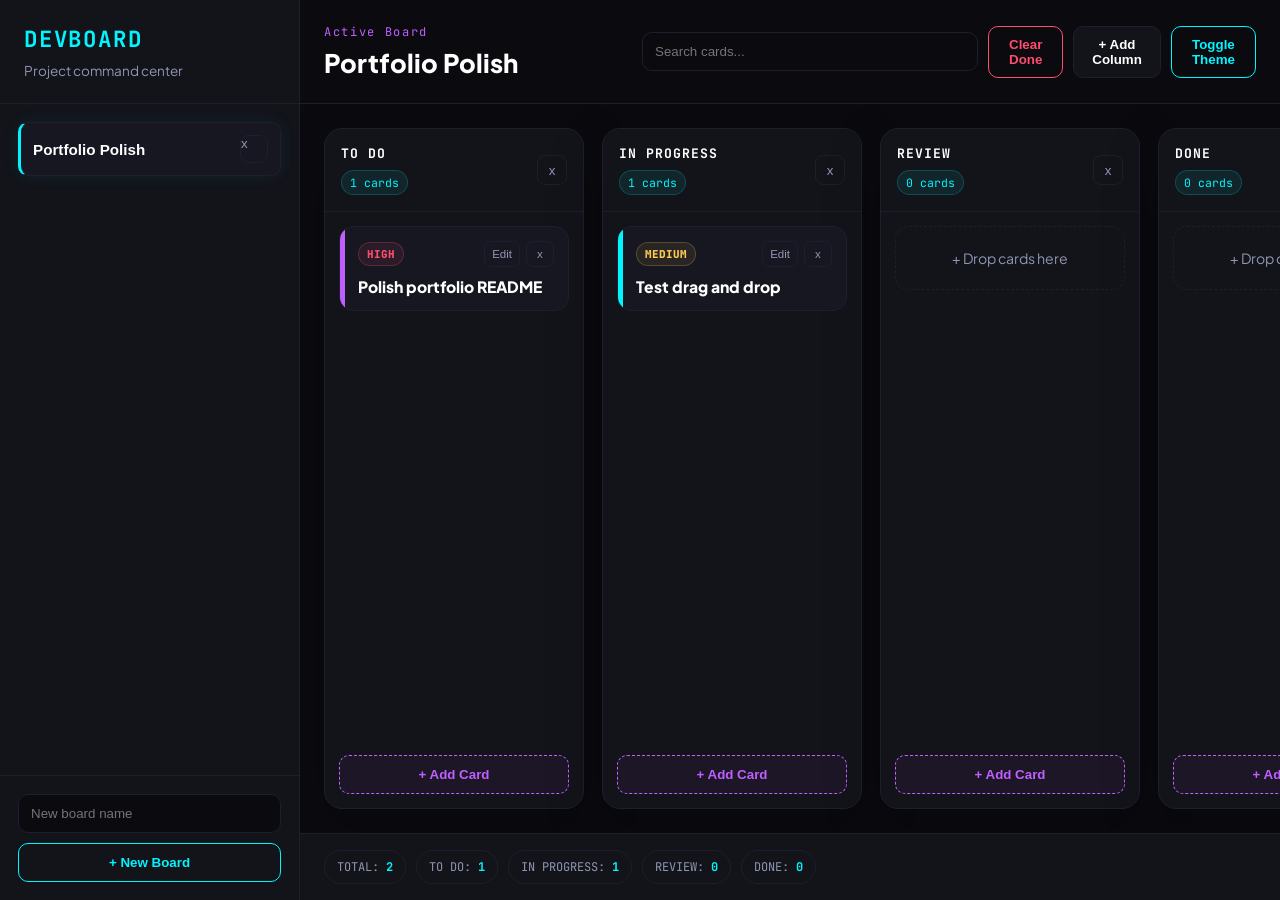
<file: index.html>
<!doctype html>
<html lang="en">
  <head>
    <meta charset="UTF-8" />
    <meta name="viewport" content="width=device-width, initial-scale=1.0" />
    <meta
      name="description"
      content="A responsive vanilla JavaScript Kanban board with cards, custom columns, search, stats, drag-and-drop, and local saves."
    />

    <title>DevBoard | Vanilla JS Kanban Board with Drag-and-Drop</title>
    <link rel="icon" type="image/svg+xml" href="assets/favicon.svg" />

    <link rel="canonical" href="https://fazal305.github.io/devboard/" />

    <meta property="og:type" content="website" />
    <meta property="og:url" content="https://fazal305.github.io/devboard/" />
    <meta property="og:title" content="DevBoard" />
    <meta
      property="og:description"
      content="A responsive vanilla JavaScript Kanban board with cards, columns, drag-and-drop, search, stats, themes, and local saves."
    />
    <meta name="twitter:card" content="summary_large_image" />
    <meta name="twitter:title" content="DevBoard" />
    <meta
      name="twitter:description"
      content="A responsive vanilla JavaScript Kanban board with cards, columns, drag-and-drop, search, stats, themes, and local saves."
    />

    <link rel="preconnect" href="https://fonts.googleapis.com" />
    <link rel="preconnect" href="https://fonts.gstatic.com" crossorigin />
    <link
      href="https://fonts.googleapis.com/css2?family=Plus+Jakarta+Sans:wght@400;500;600;700;800&family=JetBrains+Mono:wght@400;500;700&display=swap"
      rel="stylesheet"
    />
    <link rel="stylesheet" href="devboard-styles.css" />
  </head>
  <body>
    <div class="app-layout">
      <aside class="sidebar">
        <div class="sidebar-header">
          <h1>DEVBOARD</h1>
          <p>Project command center</p>
        </div>

        <div id="boardList" class="board-list" aria-label="Boards"></div>

        <div class="sidebar-footer">
          <label class="sr-only" for="newBoardInput">New board name</label>
          <input
            id="newBoardInput"
            class="new-board-input"
            type="text"
            placeholder="New board name"
          />
          <button id="newBoardBtn" class="new-board-btn" type="button">
            + New Board
          </button>
        </div>
      </aside>

      <main class="main-content">
        <header class="top-bar">
          <div>
            <p class="eyebrow">Active Board</p>
            <h2 id="activeBoardTitle">Project Board</h2>
          </div>

          <div class="top-actions">
            <label class="sr-only" for="searchInput">Search cards</label>
            <input
              id="searchInput"
              class="search-input"
              type="search"
              placeholder="Search cards..."
            />
            <button id="clearDoneBtn" class="danger-btn" type="button">
              Clear Done
            </button>
            <button id="addColumnBtn" class="secondary-btn" type="button">
              + Add Column
            </button>
            <button id="themeToggleBtn" class="theme-btn" type="button">
              Toggle Theme
            </button>
          </div>
        </header>

        <section
          id="boardContainer"
          class="board-container"
          aria-label="Kanban board"
        ></section>
        <section
          id="statsBar"
          class="stats-bar"
          aria-label="Board stats"
        ></section>
      </main>
    </div>

    <script src="devboard-script.js"></script>
  </body>
</html>
</file>
<file: devboard-styles.css>
:root {
  --bg: #0a0a0f;
  --surface: #13131a;
  --surface-soft: #171722;
  --border: #1e1e2e;
  --text: #ffffff;
  --muted: #8f96b2;
  --accent-cyan: #00f5ff;
  --accent-purple: #bf5fff;
  --danger: #ff4d6d;
  --low: #39ff88;
  --medium: #ffcc4d;
  --high: #ff4d6d;
}

html.light-theme {
  --bg: #f5f7fb;
  --surface: #ffffff;
  --surface-soft: #eef1f8;
  --border: #d8dbe5;
  --text: #121212;
  --muted: #6d7285;
  --accent-cyan: #0099aa;
  --accent-purple: #8a3cff;
  --danger: #d9274c;
  --low: #178b4b;
  --medium: #b77900;
  --high: #d9274c;
}

* {
  margin: 0;
  padding: 0;
  box-sizing: border-box;
}

.sr-only {
  position: absolute;
  width: 1px;
  height: 1px;
  padding: 0;
  margin: -1px;
  overflow: hidden;
  clip: rect(0, 0, 0, 0);
  white-space: nowrap;
  border: 0;
}

body {
  min-height: 100vh;
  background: var(--bg);
  color: var(--text);
  font-family: "Plus Jakarta Sans", sans-serif;
}

.app-layout {
  display: flex;
  min-height: 100vh;
}

.sidebar {
  width: 300px;
  background: var(--surface);
  border-right: 1px solid var(--border);
  display: flex;
  flex-direction: column;
}

.sidebar-header {
  padding: 24px;
  border-bottom: 1px solid var(--border);
}

.sidebar-header h1 {
  margin: 0;
  color: var(--accent-cyan);
  font-family: "JetBrains Mono", monospace;
  font-size: 1.4rem;
  letter-spacing: 0.08em;
}

.sidebar-header p {
  margin-top: 8px;
  margin-bottom: 0;
  color: var(--muted);
  font-size: 0.85rem;
}

.board-list {
  flex: 1;
  padding: 18px;
  display: flex;
  flex-direction: column;
  gap: 10px;
}

.board-item {
  width: 100%;
  display: flex;
  align-items: center;
  justify-content: space-between;
  gap: 10px;
  padding: 12px;
  background: transparent;
  color: var(--muted);
  border: 1px solid transparent;
  border-left: 3px solid transparent;
  border-radius: 10px;
  text-align: left;
  cursor: pointer;
  transition: 0.2s ease;
}

.board-item:hover,
.board-item.active {
  background: var(--surface-soft);
  color: var(--text);
}

.board-item.active {
  border-color: var(--border);
  border-left-color: var(--accent-cyan);
  box-shadow: 0 0 18px rgba(0, 245, 255, 0.08);
}

.board-name {
  flex: 1;
  font-size: 0.95rem;
  font-weight: 600;
}

.delete-board-btn,
.delete-column-btn,
.card-action-btn {
  border: 1px solid var(--border);
  background: transparent;
  color: var(--muted);
  cursor: pointer;
}

.delete-board-btn {
  width: 28px;
  height: 28px;
  border-radius: 8px;
}

.delete-column-btn {
  width: 30px;
  height: 30px;
  border-radius: 8px;
}

.card-action-btn {
  min-width: 28px;
  height: 26px;
  padding: 0 7px;
  border-radius: 7px;
  font-size: 0.72rem;
}

.delete-board-btn:hover,
.delete-column-btn:hover,
.card-delete-btn:hover {
  color: var(--danger);
  border-color: var(--danger);
}

.sidebar-footer {
  padding: 18px;
  border-top: 1px solid var(--border);
}

.new-board-input,
.search-input,
.card-form input,
.card-form textarea,
.card-form select {
  width: 100%;
  padding: 11px 12px;
  background: var(--bg);
  color: var(--text);
  border: 1px solid var(--border);
  border-radius: 10px;
  outline: none;
}

.new-board-input:focus,
.search-input:focus,
.card-form input:focus,
.card-form textarea:focus,
.card-form select:focus {
  border-color: var(--accent-cyan);
  box-shadow: 0 0 14px rgba(0, 245, 255, 0.15);
}

.search-input {
  min-width: 220px;
}

.card-form textarea {
  min-height: 90px;
  resize: vertical;
}

.new-board-btn,
.secondary-btn,
.theme-btn,
.danger-btn,
.add-card-btn,
.form-save-btn,
.form-cancel-btn {
  border-radius: 10px;
  font-weight: 700;
  cursor: pointer;
  transition: 0.2s ease;
}

.new-board-btn {
  width: 100%;
  margin-top: 10px;
  padding: 11px 14px;
  border: 1px solid var(--accent-cyan);
  background: transparent;
  color: var(--accent-cyan);
}

.main-content {
  min-width: 0;
  flex: 1;
  display: flex;
  flex-direction: column;
}

.top-bar {
  display: flex;
  justify-content: space-between;
  align-items: center;
  gap: 18px;
  padding: 24px;
  border-bottom: 1px solid var(--border);
}

.eyebrow {
  margin-bottom: 6px;
  color: var(--accent-purple);
  font-family: "JetBrains Mono", monospace;
  font-size: 0.75rem;
  letter-spacing: 0.14em;
}

.top-bar h2 {
  margin: 0;
  font-size: 1.6rem;
  font-weight: 800;
}

.top-actions {
  display: flex;
  align-items: center;
  gap: 10px;
}

.theme-btn {
  border: 1px solid var(--accent-cyan);
  background: transparent;
  color: var(--accent-cyan);
  padding: 10px 18px;
}

.secondary-btn {
  border: 1px solid var(--border);
  background: var(--surface);
  color: var(--text);
  padding: 10px 18px;
}

.danger-btn {
  border: 1px solid var(--danger);
  background: transparent;
  color: var(--danger);
  padding: 10px 18px;
}

.new-board-btn:hover,
.theme-btn:hover,
.secondary-btn:hover {
  box-shadow: 0 0 15px rgba(0, 245, 255, 0.35);
}

.danger-btn:hover {
  box-shadow: 0 0 15px rgba(255, 77, 109, 0.28);
}

.board-container {
  flex: 1;
  padding: 24px;
  display: grid;
  grid-template-columns: repeat(4, minmax(260px, 1fr));
  gap: 18px;
  overflow-x: auto;
}

.board-column {
  min-height: 420px;
  background: var(--surface);
  border: 1px solid var(--border);
  border-radius: 18px;
  display: flex;
  flex-direction: column;
  box-shadow: 0 20px 60px rgba(0, 0, 0, 0.18);
  transition: 0.2s ease;
}

.board-column.drag-over {
  border: 1px dashed var(--accent-cyan);
  box-shadow: 0 0 24px rgba(0, 245, 255, 0.18);
}

.column-header {
  padding: 16px;
  display: flex;
  align-items: center;
  justify-content: space-between;
  gap: 10px;
  border-bottom: 1px solid var(--border);
}

.column-title {
  margin: 0;
  color: var(--text);
  font-family: "JetBrains Mono", monospace;
  font-size: 0.82rem;
  font-weight: 700;
  letter-spacing: 0.08em;
  text-transform: uppercase;
}

.column-count {
  display: inline-flex;
  margin-top: 8px;
  padding: 4px 8px;
  color: var(--accent-cyan);
  background: rgba(0, 245, 255, 0.08);
  border: 1px solid rgba(0, 245, 255, 0.2);
  border-radius: 999px;
  font-family: "JetBrains Mono", monospace;
  font-size: 0.72rem;
}

.card-list {
  flex: 1;
  padding: 14px;
  display: flex;
  flex-direction: column;
  gap: 12px;
}

.empty-column-text {
  padding: 22px 14px;
  color: var(--muted);
  border: 1px dashed var(--border);
  border-radius: 14px;
  font-size: 0.88rem;
  text-align: center;
}

.dev-card {
  position: relative;
  padding: 14px 14px 14px 18px;
  background: var(--surface-soft);
  border: 1px solid var(--border);
  border-radius: 14px;
  overflow: hidden;
  transition: 0.2s ease;
  cursor: grab;
}

.dev-card:active {
  cursor: grabbing;
}

.dev-card.dragging {
  opacity: 0.4;
}

.dev-card.search-dimmed {
  opacity: 0.25;
  filter: grayscale(1);
}

.dev-card:hover {
  transform: translateY(-2px);
  box-shadow: 0 14px 28px rgba(0, 0, 0, 0.22);
}

.card-color-bar {
  position: absolute;
  top: 0;
  left: 0;
  width: 5px;
  height: 100%;
}

.card-top-row {
  display: flex;
  align-items: center;
  justify-content: space-between;
  gap: 8px;
  margin-bottom: 10px;
}

.priority-badge {
  padding: 4px 8px;
  border-radius: 999px;
  font-family: "JetBrains Mono", monospace;
  font-size: 0.68rem;
  font-weight: 800;
}

.priority-low {
  color: var(--low);
  background: rgba(57, 255, 136, 0.08);
  border: 1px solid rgba(57, 255, 136, 0.2);
}

.priority-medium {
  color: var(--medium);
  background: rgba(255, 204, 77, 0.08);
  border: 1px solid rgba(255, 204, 77, 0.22);
}

.priority-high {
  color: var(--high);
  background: rgba(255, 77, 109, 0.08);
  border: 1px solid rgba(255, 77, 109, 0.25);
}

.card-actions {
  display: flex;
  gap: 6px;
}

.card-action-btn:hover {
  color: var(--accent-cyan);
  border-color: var(--accent-cyan);
}

.card-title {
  margin: 0;
  color: var(--text);
  font-size: 0.98rem;
  font-weight: 800;
  cursor: pointer;
}

.card-title:hover {
  color: var(--accent-cyan);
}

.card-description {
  margin-top: 8px;
  margin-bottom: 0;
  color: var(--muted);
  font-size: 0.85rem;
  line-height: 1.5;
}

.card-description.hidden {
  display: none;
}

.card-due-date {
  display: inline-block;
  margin-top: 12px;
  color: var(--muted);
  font-family: "JetBrains Mono", monospace;
  font-size: 0.72rem;
}

.add-card-btn {
  margin: 14px;
  padding: 11px 14px;
  border: 1px dashed var(--accent-purple);
  background: rgba(191, 95, 255, 0.06);
  color: var(--accent-purple);
}

.add-card-btn:hover {
  box-shadow: 0 0 14px rgba(191, 95, 255, 0.25);
}

.card-form {
  padding: 14px;
  background: var(--surface-soft);
  border: 1px solid var(--border);
  border-radius: 14px;
  display: flex;
  flex-direction: column;
  gap: 10px;
}

.color-options {
  display: flex;
  gap: 8px;
  flex-wrap: wrap;
}

.color-option {
  width: 28px;
  height: 28px;
  border: 2px solid transparent;
  border-radius: 50%;
  cursor: pointer;
}

.color-option.active {
  border-color: var(--text);
  box-shadow: 0 0 14px rgba(255, 255, 255, 0.25);
}

.form-actions {
  display: flex;
  gap: 8px;
}

.form-save-btn,
.form-cancel-btn {
  flex: 1;
  padding: 10px 12px;
}

.form-save-btn {
  border: 1px solid var(--accent-cyan);
  background: var(--accent-cyan);
  color: #001014;
}

.form-cancel-btn {
  border: 1px solid var(--border);
  background: transparent;
  color: var(--muted);
}

.stats-bar {
  padding: 16px 24px;
  display: flex;
  gap: 10px;
  flex-wrap: wrap;
  border-top: 1px solid var(--border);
  background: var(--surface);
}

.stat-pill {
  padding: 8px 12px;
  border: 1px solid var(--border);
  border-radius: 999px;
  color: var(--muted);
  font-family: "JetBrains Mono", monospace;
  font-size: 0.75rem;
  transition:
    transform 0.2s ease,
    box-shadow 0.2s ease;
}

.stat-pill.pop {
  transform: scale(1.06);
  box-shadow: 0 0 16px rgba(0, 245, 255, 0.18);
}

.stat-pill strong {
  color: var(--accent-cyan);
}

.toast {
  position: fixed;
  bottom: 24px;
  left: 50%;
  transform: translate(-50%, 12px);
  padding: 10px 18px;
  background: var(--surface-soft);
  border: 1px solid var(--border);
  border-left: 3px solid var(--low);
  border-radius: 10px;
  color: var(--text);
  font-size: 0.85rem;
  box-shadow: 0 8px 24px rgba(0, 0, 0, 0.25);
  opacity: 0;
  transition:
    opacity 0.2s ease,
    transform 0.2s ease;
  z-index: 50;
  pointer-events: none;
}

.toast.toast-visible {
  opacity: 1;
  transform: translate(-50%, 0);
}

@media (max-width: 1200px) {
  .top-actions {
    flex-wrap: wrap;
    justify-content: flex-end;
  }
}

@media (max-width: 992px) {
  .board-container {
    grid-template-columns: repeat(2, minmax(260px, 1fr));
  }
}

@media (max-width: 768px) {
  .app-layout {
    flex-direction: column;
  }

  .sidebar {
    width: 100%;
    max-height: 280px;
    border-right: none;
    border-bottom: 1px solid var(--border);
  }

  .board-list {
    max-height: 120px;
    overflow-y: auto;
  }

  .top-bar {
    align-items: flex-start;
    flex-direction: column;
  }

  .top-actions {
    width: 100%;
    flex-direction: column;
  }

  .search-input,
  .theme-btn,
  .secondary-btn,
  .danger-btn {
    width: 100%;
  }

  .board-container {
    grid-template-columns: 1fr;
  }
}
</file>
